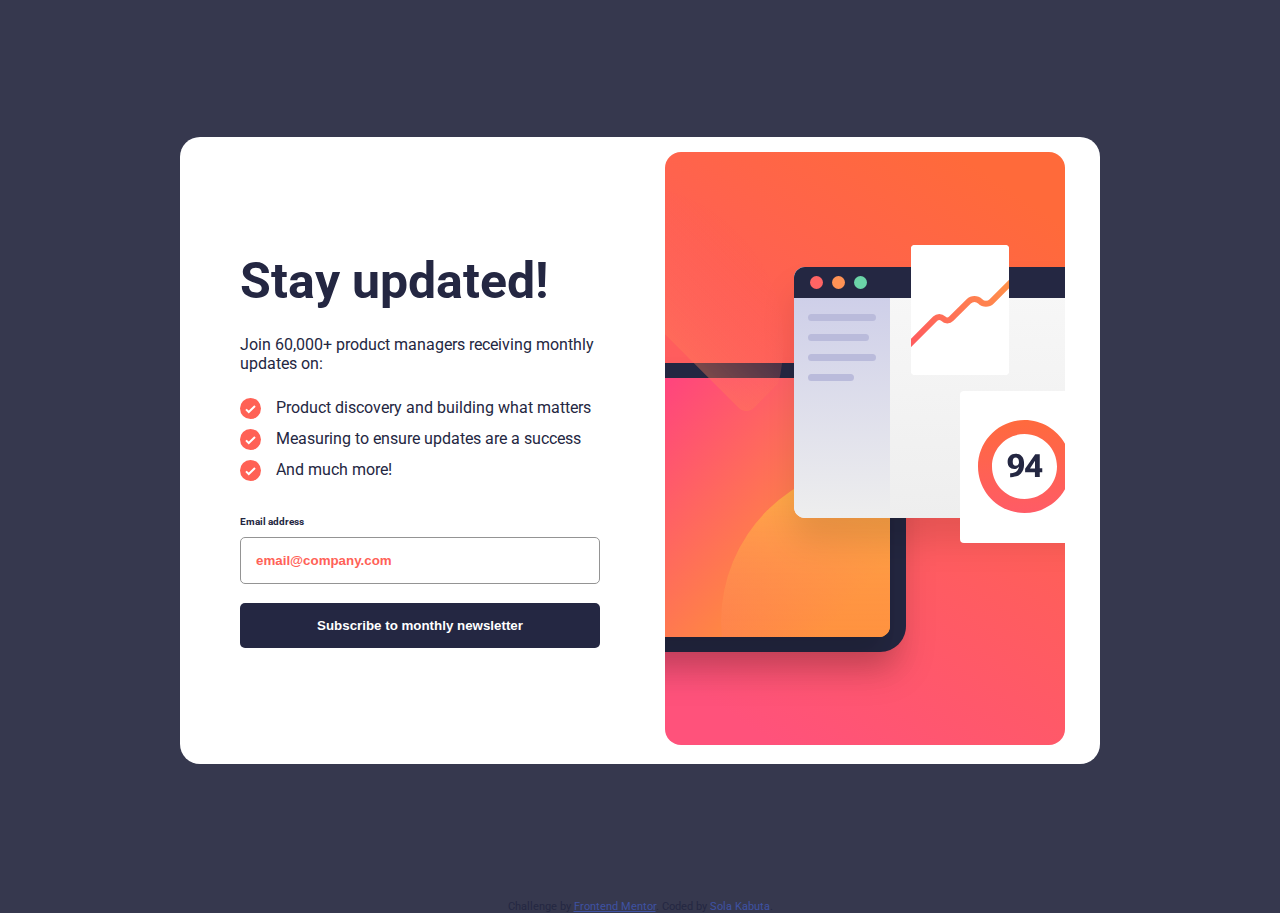
<file: index.html>
<!DOCTYPE html>
<html lang="en">
  <head>
    <meta charset="UTF-8" />
    <meta name="viewport" content="width=device-width, initial-scale=1.0" />
    <link rel="preconnect" href="https://fonts.googleapis.com" />
    <link rel="preconnect" href="https://fonts.gstatic.com" crossorigin />
    <link
      href="https://fonts.googleapis.com/css2?family=Roboto:ital,wght@0,100..900;1,100..900&display=swap"
      rel="stylesheet"
    />

    <link rel="stylesheet" href="style.css" />
    <!-- displays site properly based on user's device -->

    <link
      rel="icon"
      type="image/png"
      sizes="32x32"
      href="./assets/images/favicon-32x32.png"
    />

    <title>
      Frontend Mentor | Newsletter sign-up form with success message
    </title>
  </head>
  <body>
    <!-- Sign-up form start -->
    <section>
      <form id="registrationForm">
        <div class="sign-up">
          <h1>Stay updated!</h1>
          <p>
            Join 60,000+ product managers receiving monthly <br />
            updates on:
          </p>
          <ul>
            <li>
              <img src="/assets/images/icon-list.svg" alt="" />
              <p>Product discovery and building what matters</p>
            </li>
            <li>
              <img src="/assets/images/icon-list.svg" alt="" />
              <p>Measuring to ensure updates are a success</p>
            </li>
            <li>
              <img src="/assets/images/icon-list.svg" alt="" />
              <p>And much more!</p>
            </li>
          </ul>
          <!-- MAIL INPUT -->
          <div class="mail-input">
            <label class="mail-address" for=""> Email address </label>
            <p id="error-message">Valid email required</p>
          </div>
          <input id="mail" class="mail mail-placeholder" type="mail" name="mail" placeholder="email@company.com" /> 
          <br />
         <!-- SUBMIT BUTTON --> 
          <button type="submit" id="submit-btn">Subscribe to monthly newsletter</button>
        </div>
        <div class="banner">
          <img src="/assets/images/illustration-sign-up-desktop.svg" alt="" />
        </div>
        <div>
          <img class="mobile-banner" src="/assets//images/illustration-sign-up-mobile.svg" alt="">
        </div>
      </form>
    </section>

   

    <footer>
      <div class="attribution">
        Challenge by
        <a href="https://www.frontendmentor.io?ref=challenge" target="_blank"
          >Frontend Mentor</a
        >. Coded by <a>Sola Kabuta</a>.
      </div>
    </footer>
    <script src="app.js"></script>
  </body>
</html>
</file>
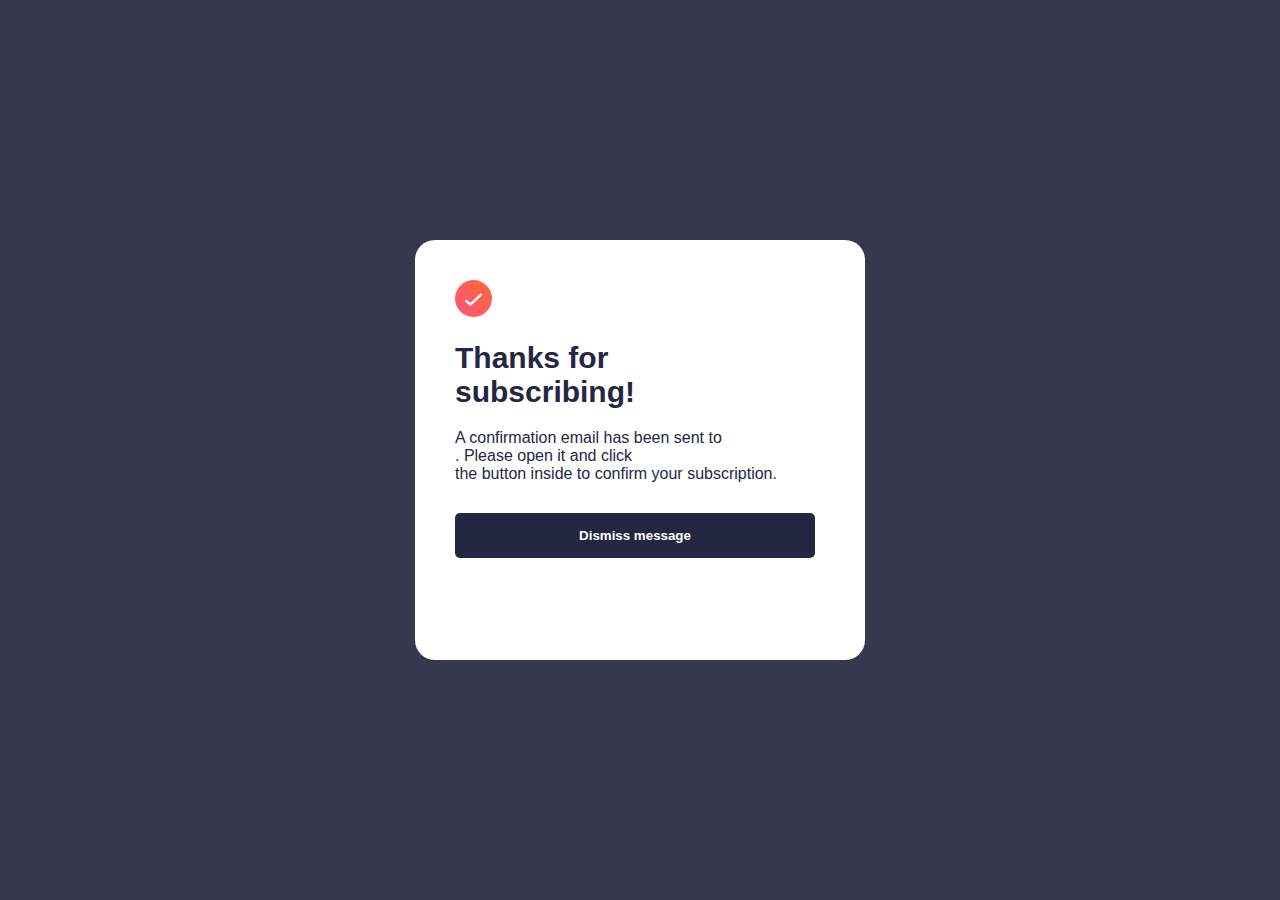
<file: success.html>
<!DOCTYPE html>
<html lang="en">
  <head>
    <meta charset="UTF-8" />
    <meta name="viewport" content="width=device-width, initial-scale=1.0" />
    <link rel="stylesheet" href="style.css" />
    <title>Success-message</title>
  </head>
  <body>
    <!-- Success message start -->

    <section>
      <div id="success-msg">
        <img src="/assets/images/icon-success.svg" alt="" />
        <h2>
          Thanks for <br />
          subscribing!
        </h2>
        <p>
          A confirmation email has been sent to <br />
          <span id="confirm" class="mail"></span>. Please open it and
          click <br />
          the button inside to confirm your subscription.
        </p>
        <button id="dismiss" type="submit">Dismiss message</button>
      </div>
    </section>

    <!-- Success message end -->
     <script src="success.js"></script>
  </body>
</html>
</file>
<file: style.css>
* {
  padding: 0;
  margin: 0;
  box-sizing: border-box;
}



body {
  font-family: "Roboto", sans-serif;
  background: hsl(235, 18%, 26%);
  color: hsl(234, 29%, 20%);
  font-size: 16px;
  font-weight: 400;
}

ul {
    padding: 25px 0;
}

li {
  list-style: none;
  display: flex;
  gap: 15px;
  padding-bottom: 10px;
}

section {
  display: grid;
  place-content: center;
  min-height: 100vh;
}

/* FORM */

form {
    display: flex;
    gap: 20px;
    border-radius: 20px;
    padding: 15px;
    background: hsl(0, 0%, 100%);
}

.sign-up {
    display: grid;
    place-content: center;
    width: 450px;
}

h1,
label,
#error-message,
button {
  font-weight: 700;
}

h1 {
    font-size: 50px;
    padding-bottom: 25px;
}

.mail-input {
    display: flex;
    justify-content: space-between;
    align-items: center;
}

.mail-address {
    padding-bottom: 10px;
    font-size: 10px;
}

input {
    padding: 15px;
    width: 360px;
    border: 1px solid hsl(0, 0%,58%);
    border-radius: 5px;
}

#error-message {
    display: none;
    font-size: 10px;
    color: hsl(4, 100%, 67%);
}

/* PLACEHOLDER */

.mail-placeholder::placeholder {
    color: hsl(4, 100%, 67%);
}

button {
    color: white;
    background: hsl(234, 29%, 20%);
    padding: 15px;
    width: 360px;
    border: none;
    border-radius: 5px;
}

button:hover {
    transition: 0.3s ease-in-out;
    background: lightseagreen; 
}

/* BANNER */
.mobile-banner {
    display: none;
}

/* Success message start */

#success-msg {
    display: block;
    background: hsl(0, 0%, 100%);
    height: 420px;
    width: 450px;
    padding: 40px;
    border-radius: 20px;
    img {
        width: 10%;
    }
    button {
        margin-top: 30px;
    }
}

h2 {
    font-size: 30px;
    padding: 20px 0;
}

.mail {
    font-weight: 700;
}



/* FOOTER */

footer {
    display: flex;
    justify-content: center;
}

.attribution {
    font-size: 11px;
    text-align: center;
  }
  .attribution a {
    color: hsl(228, 45%, 44%);
  }


/* MEDIA QUERRIES */


@media screen and (max-width: 798px) {
    section {
        display: block;
    }
    form {
        flex-direction:column-reverse;
        padding: 0 0 60px 0;
        border-radius: 0;
        height: 100vh;
        min-width: 375px;
    }
    .sign-up {
        width: 100%;
        padding: 0 20px;
    }
    .banner {
        display: none;
    }

    .mobile-banner {
        display: block;
        width: 100%;
    }
    footer {
        display: none;
    }
}
</file>
